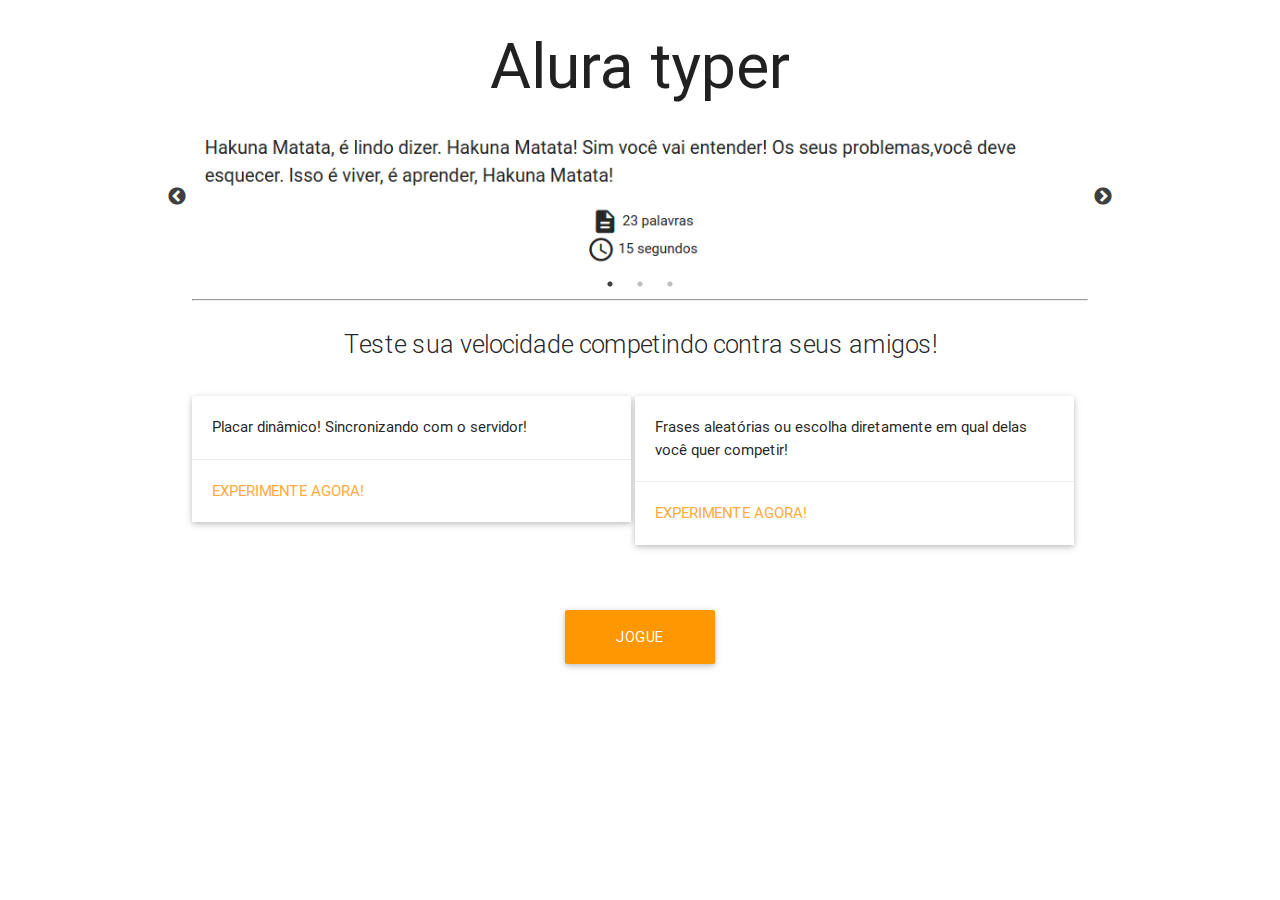
<file: public/index.html>
<!DOCTYPE html>
<html lang="en">
<head>
    <meta charset="UTF-8">
    <title>Alura Typer</title>
    <!--Import materialize.css-->
    <link rel="stylesheet" href="css/libs/materialize.min.css">
    <!-- Import Google Material Icons -->
    <link href="css/libs/google-fonts.css" rel="stylesheet">

    
    <link rel="stylesheet" type="text/css" href="slick/slick.css"/>
    <link rel="stylesheet" type="text/css" href="slick/slick-theme.css"/>
    <link rel="stylesheet" href="css/index.css">
  </head>
<body>
    <section class="container">
        <h1 class="center titulo header">Alura typer</h1>
        <div class="slider">
            <img src="img/slide1.png" class="imagem-jogo">
            <img src="img/slide2.png" class="imagem-jogo">
            <img src="img/slide3.png" class="imagem-jogo">
        </div>
        <hr>
        <p class="flow-text center">Teste sua velocidade competindo contra seus amigos!</p>
        <div class="card">
           <div class="card-image">
             <!-- <img src="images/sample-1.jpg"> -->
           </div>
           <div class="card-content">
             <p>Placar dinâmico! Sincronizando com o servidor!</p>
           </div>
           <div class="card-action">
             <a href="principal.html">Experimente agora!</a>
           </div>
         </div>
         <div class="card">
           <div class="card-image">
             <!-- <img src="img/sl.jpg"> -->
           </div>
           <div class="card-content">
             <p>Frases aleatórias ou escolha diretamente em qual delas você quer competir!</p>
           </div>
           <div class="card-action">
             <a href="principal.html">Experimente agora!</a>
           </div>
         </div>

         <a class="waves-effect waves-light btn-large orange" id="botao-jogue" href="principal.html">Jogue agora!</a>

    </section>

    <script src="js/jquery.js"></script>
    <script src="slick/slick.min.js"></script>
    <script src="js/slider.js"></script>
</body>
    
</html>
</file>
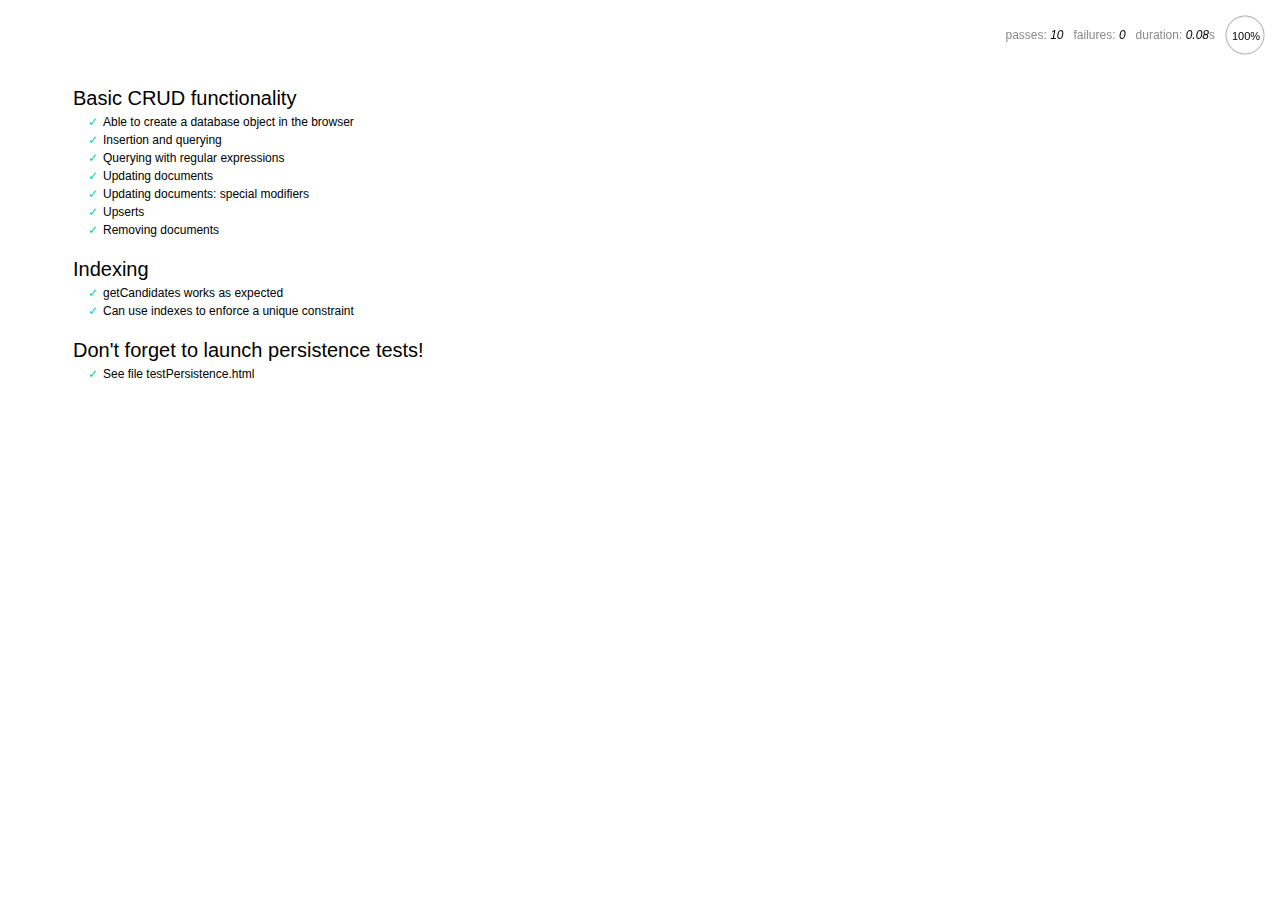
<file: servidor/node_modules/nedb/browser-version/test/index.html>
<!DOCTYPE html>
<html>
<head>
  <meta charset="utf-8">
  <title>Mocha tests for NeDB</title>
  <link rel="stylesheet" href="mocha.css">
</head>
<body>
  <div id="mocha"></div>
  <script src="jquery.min.js"></script>
  <script src="chai.js"></script>
  <script src="underscore.min.js"></script>
  <script src="mocha.js"></script>
  <script>mocha.setup('bdd')</script>
  <script src="../out/nedb.min.js"></script>
  <script src="localforage.js"></script>
  <script src="nedb-browser.js"></script>
  <script>
    mocha.checkLeaks();
    mocha.globals(['jQuery']);
    mocha.run();
  </script>
</body>
</html>
</file>
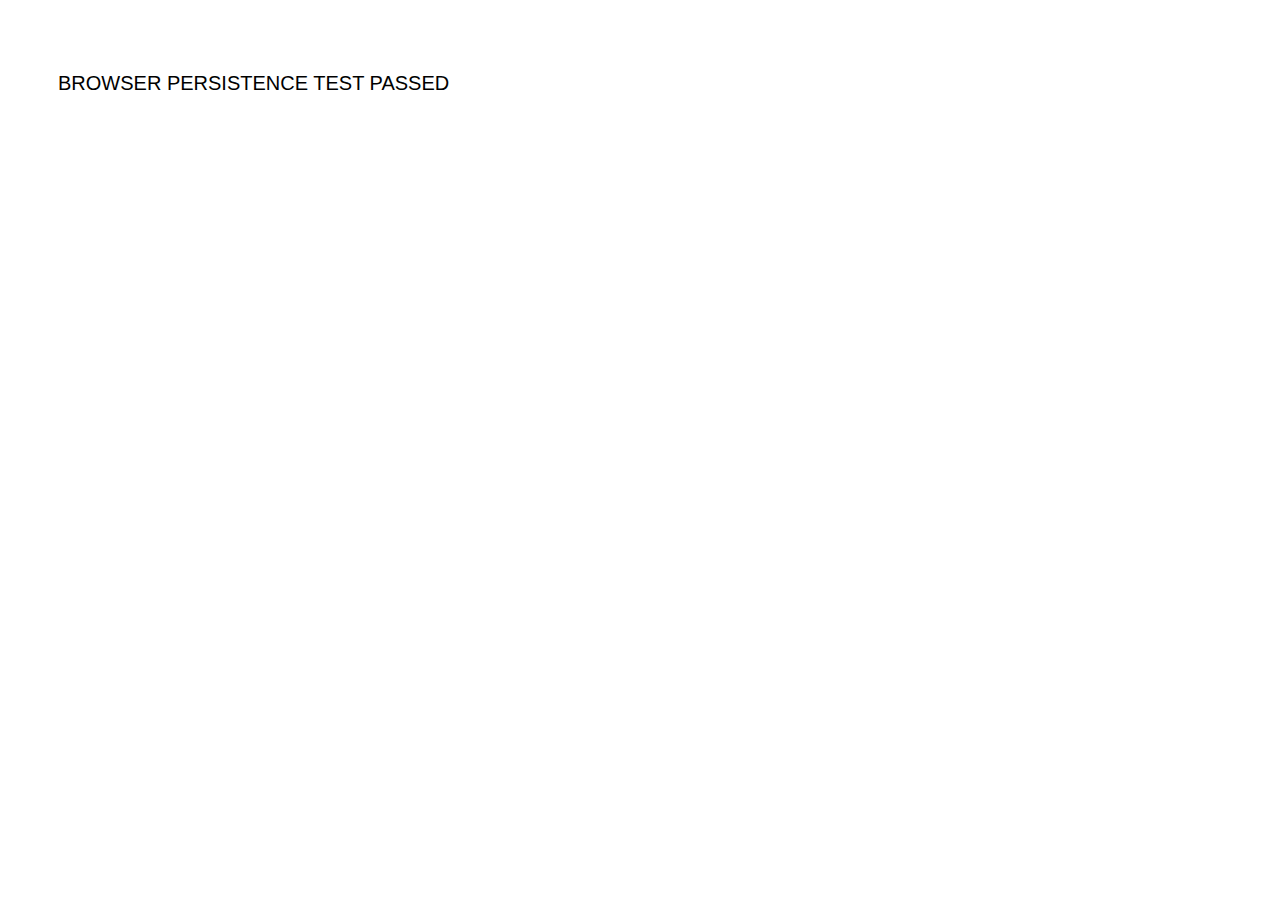
<file: servidor/node_modules/nedb/browser-version/test/testPersistence.html>
<!DOCTYPE html>
<html>
<head>
  <meta charset="utf-8">
  <title>Test NeDB persistence in the browser</title>
  <link rel="stylesheet" href="mocha.css">
</head>
<body>
  <div id="results"></div>
  <script src="../out/nedb.js"></script>
  <script src="./testPersistence.js"></script>
</body>
</html>
</file>
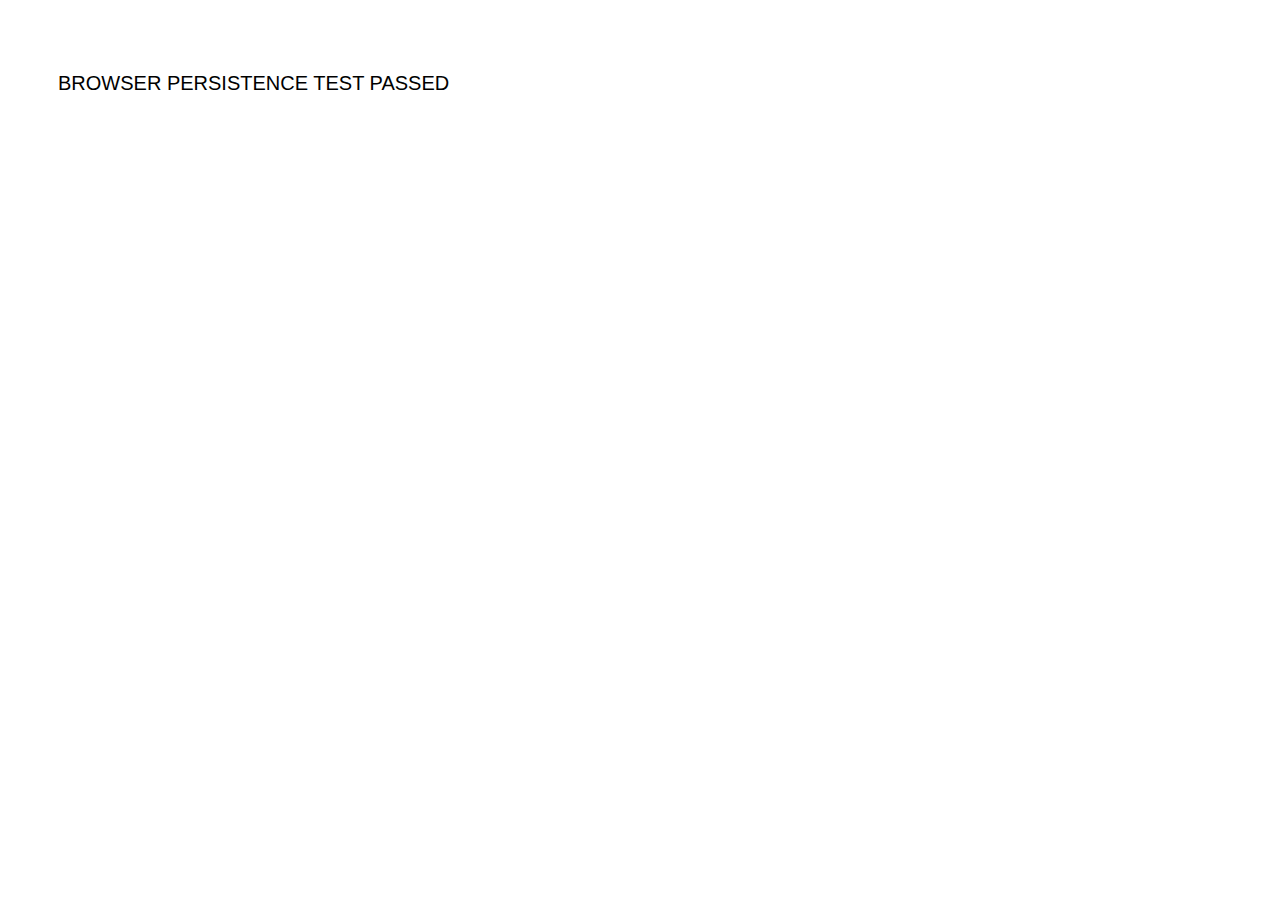
<file: servidor/node_modules/nedb/browser-version/test/testPersistence2.html>
<!DOCTYPE html>
<html>
<head>
  <meta charset="utf-8">
  <title>Test NeDB persistence in the browser - Results</title>
  <link rel="stylesheet" href="mocha.css">
</head>
<body>
  <div id="results"></div>
  <script src="jquery.min.js"></script>
  <script src="../out/nedb.js"></script>
  <script src="./testPersistence2.js"></script>
</body>
</html>
</file>
<file: public/css/libs/google-fonts.css>
/* fallback */
@font-face {
  font-family: 'Material Icons';
  font-style: normal;
  font-weight: 400;
  src: local('../../fonts/Material Icons'), local('../../fonts/MaterialIcons-Regular'), url(https://fonts.gstatic.com/s/materialicons/v17/2fcrYFNaTjcS6g4U3t-Y5ZjZjT5FdEJ140U2DJYC3mY.woff2) format('woff2');
}

.material-icons {
  font-family: 'Material Icons';
  font-weight: normal;
  font-style: normal;
  font-size: 24px;
  line-height: 1;
  letter-spacing: normal;
  text-transform: none;
  display: inline-block;
  white-space: nowrap;
  word-wrap: normal;
  direction: ltr;
  -webkit-font-feature-settings: 'liga';
  -webkit-font-smoothing: antialiased;
}
</file>
<file: servidor/node_modules/nedb/browser-version/test/mocha.css>
@charset "UTF-8";
body {
  font: 20px/1.5 "Helvetica Neue", Helvetica, Arial, sans-serif;
  padding: 60px 50px;
}

#mocha ul, #mocha li {
  margin: 0;
  padding: 0;
}

#mocha ul {
  list-style: none;
}

#mocha h1, #mocha h2 {
  margin: 0;
}

#mocha h1 {
  margin-top: 15px;
  font-size: 1em;
  font-weight: 200;
}

#mocha h1 a {
  text-decoration: none;
  color: inherit;
}

#mocha h1 a:hover {
  text-decoration: underline;
}

#mocha .suite .suite h1 {
  margin-top: 0;
  font-size: .8em;
}

#mocha h2 {
  font-size: 12px;
  font-weight: normal;
  cursor: pointer;
}

#mocha .suite {
  margin-left: 15px;
}

#mocha .test {
  margin-left: 15px;
}

#mocha .test:hover h2::after {
  position: relative;
  top: 0;
  right: -10px;
  content: '(view source)';
  font-size: 12px;
  font-family: arial;
  color: #888;
}

#mocha .test.pending:hover h2::after {
  content: '(pending)';
  font-family: arial;
}

#mocha .test.pass.medium .duration {
  background: #C09853;
}

#mocha .test.pass.slow .duration {
  background: #B94A48;
}

#mocha .test.pass::before {
  content: '✓';
  font-size: 12px;
  display: block;
  float: left;
  margin-right: 5px;
  color: #00d6b2;
}

#mocha .test.pass .duration {
  font-size: 9px;
  margin-left: 5px;
  padding: 2px 5px;
  color: white;
  -webkit-box-shadow: inset 0 1px 1px rgba(0,0,0,.2);
  -moz-box-shadow: inset 0 1px 1px rgba(0,0,0,.2);
  box-shadow: inset 0 1px 1px rgba(0,0,0,.2);
  -webkit-border-radius: 5px;
  -moz-border-radius: 5px;
  -ms-border-radius: 5px;
  -o-border-radius: 5px;
  border-radius: 5px;
}

#mocha .test.pass.fast .duration {
  display: none;
}

#mocha .test.pending {
  color: #0b97c4;
}

#mocha .test.pending::before {
  content: '◦';
  color: #0b97c4;
}

#mocha .test.fail {
  color: #c00;
}

#mocha .test.fail pre {
  color: black;
}

#mocha .test.fail::before {
  content: '✖';
  font-size: 12px;
  display: block;
  float: left;
  margin-right: 5px;
  color: #c00;
}

#mocha .test pre.error {
  color: #c00;
}

#mocha .test pre {
  display: inline-block;
  font: 12px/1.5 monaco, monospace;
  margin: 5px;
  padding: 15px;
  border: 1px solid #eee;
  border-bottom-color: #ddd;
  -webkit-border-radius: 3px;
  -webkit-box-shadow: 0 1px 3px #eee;
}

#report.pass .test.fail {
  display: none;
}

#report.fail .test.pass {
  display: none;
}

#error {
  color: #c00;
  font-size: 1.5  em;
  font-weight: 100;
  letter-spacing: 1px;
}

#stats {
  position: fixed;
  top: 15px;
  right: 10px;
  font-size: 12px;
  margin: 0;
  color: #888;
}

#stats .progress {
  float: right;
  padding-top: 0;
}

#stats em {
  color: black;
}

#stats a {
  text-decoration: none;
  color: inherit;
}

#stats a:hover {
  border-bottom: 1px solid #eee;
}

#stats li {
  display: inline-block;
  margin: 0 5px;
  list-style: none;
  padding-top: 11px;
}

code .comment { color: #ddd }
code .init { color: #2F6FAD }
code .string { color: #5890AD }
code .keyword { color: #8A6343 }
code .number { color: #2F6FAD }
</file>
<file: public/css/index.css>
.card{
	width: 49%;
	display: inline-block;
	vertical-align: top;
}


#botao-jogue{
	width: 150px;
	display: block;
	margin: 50px auto;
}


.slider{
    height: auto;
}


.slick-prev:before, .slick-next:before {
    color: black;
}
</file>
